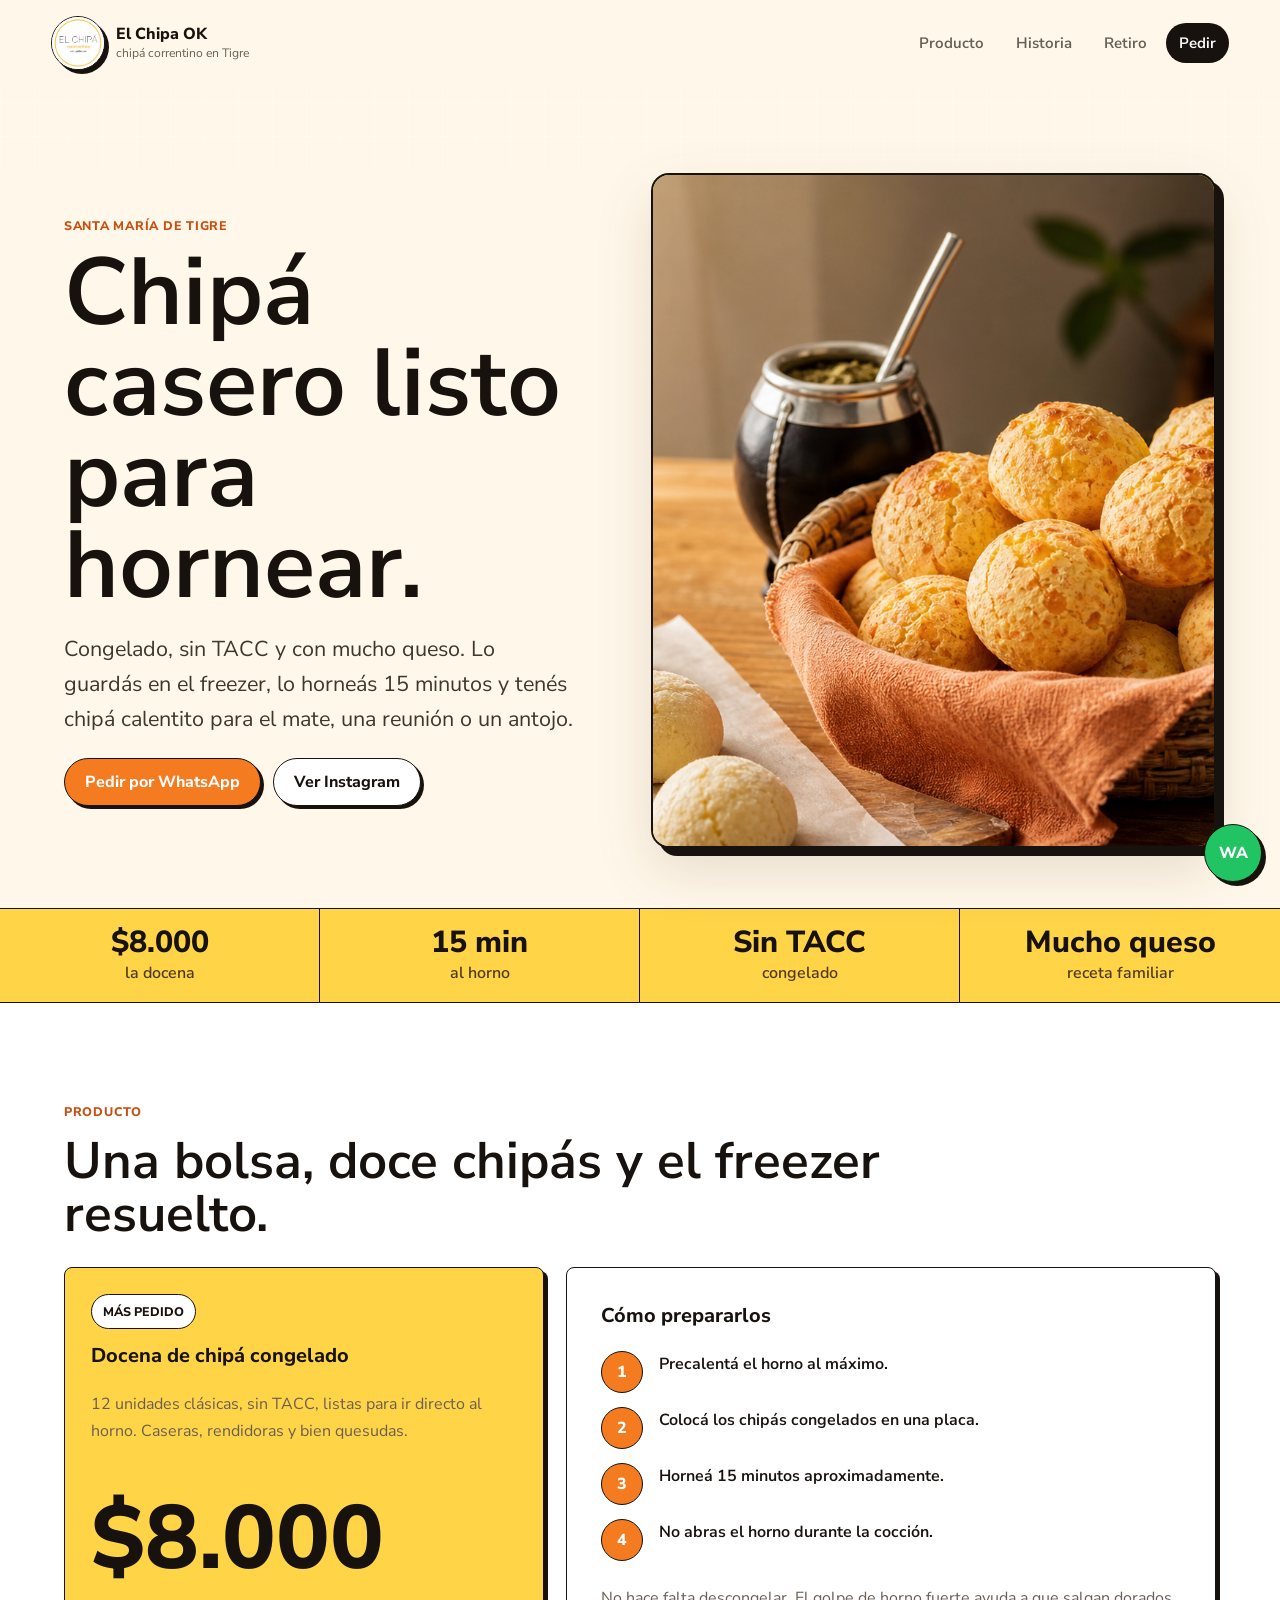
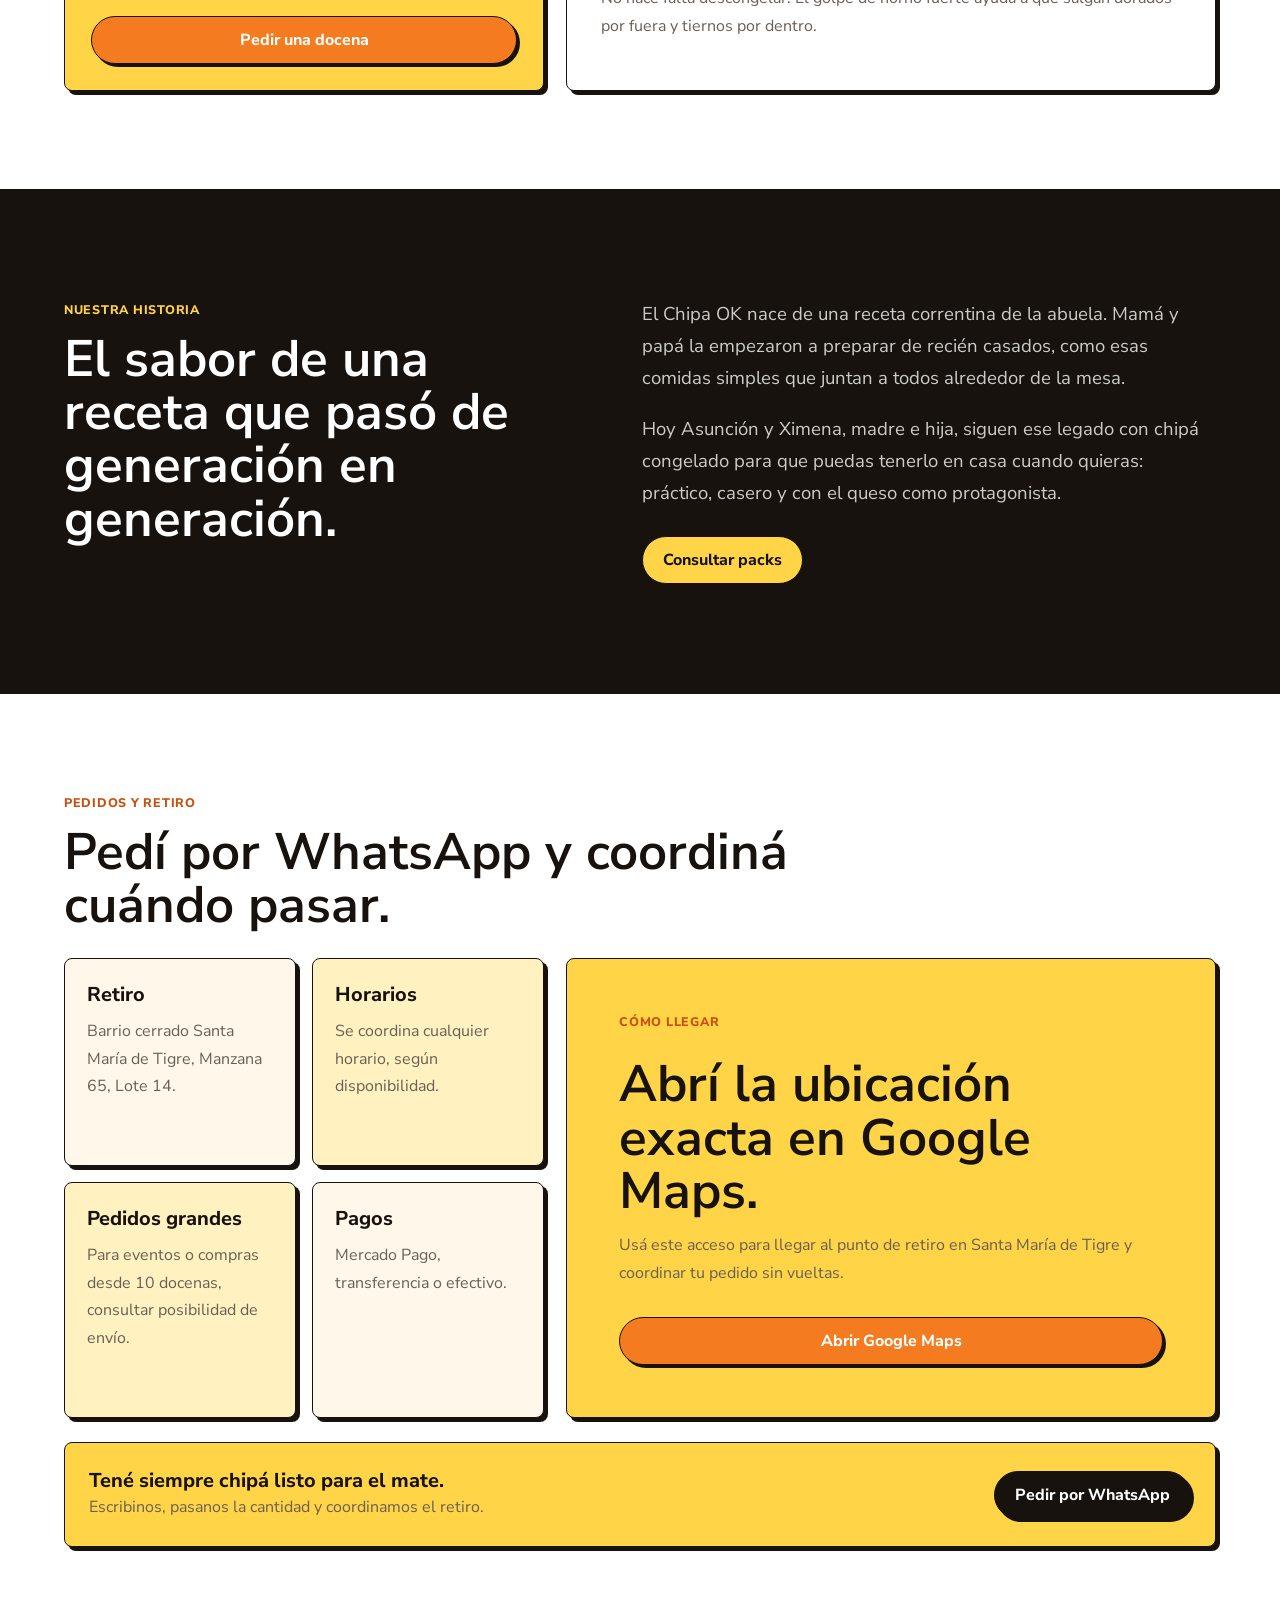
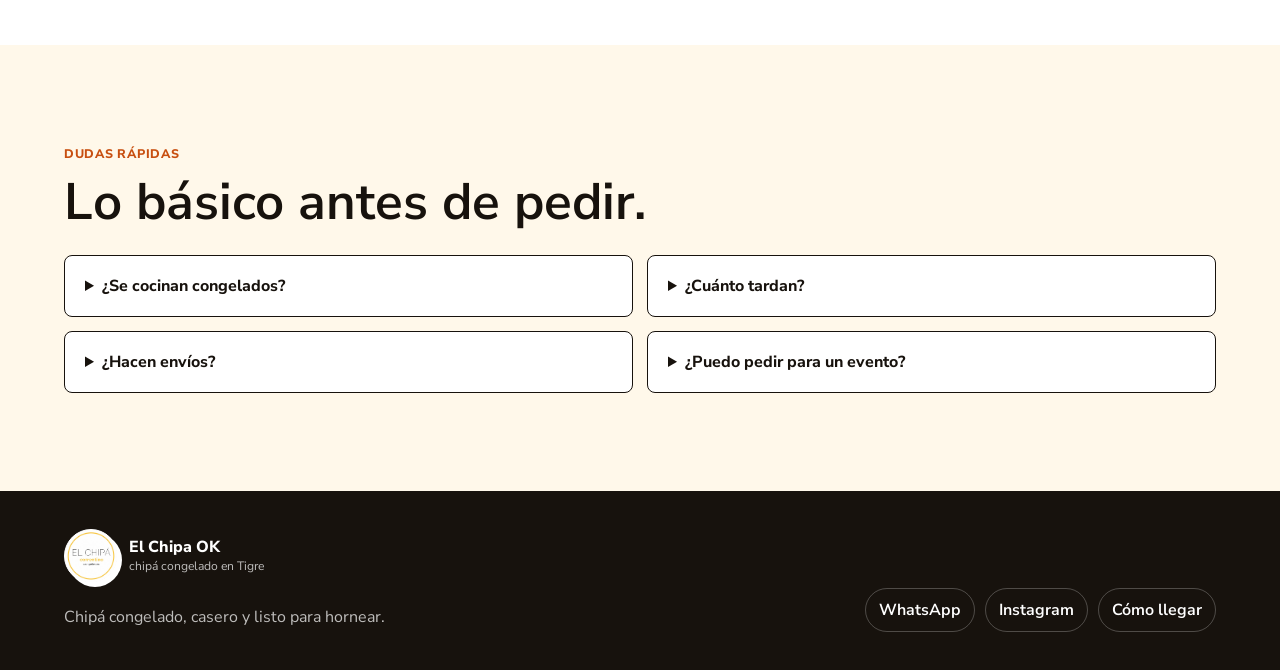
<file: index.html>
﻿<!doctype html>
<html lang="es">
  <head>
    <meta charset="UTF-8" />
    <meta name="viewport" content="width=device-width, initial-scale=1.0" />
    <title>El Chipa OK | Chipá congelado casero en Tigre</title>
    <meta
      name="description"
      content="Chipá congelado sin TACC, casero y con mucho queso. Retiro en Santa María de Tigre. Pedí por WhatsApp."
    />
    <meta name="theme-color" content="#f47b20" />
    <meta property="og:title" content="El Chipa OK" />
    <meta property="og:description" content="Chipá correntino congelado, casero y listo para hornear en Tigre." />
    <meta property="og:type" content="website" />
    <meta property="og:image" content="assets/logo-el-chipa.jpg" />
    <link rel="icon" type="image/png" sizes="192x192" href="assets/favicon.png" />
    <link rel="apple-touch-icon" href="assets/favicon.png" />
    <link rel="preconnect" href="https://fonts.googleapis.com" />
    <link rel="preconnect" href="https://fonts.gstatic.com" crossorigin />
    <link href="https://fonts.googleapis.com/css2?family=Nunito+Sans:wght@400;500;600;700;800&display=swap" rel="stylesheet" />
    <link rel="preload" as="image" href="assets/chipa-hero.png" />
    <link rel="stylesheet" href="styles.css" />
  </head>
  <body>
    <header class="site-header" data-header>
      <a class="brand" href="#inicio" aria-label="Ir al inicio">
        <span class="brand-mark">
          <img src="assets/logo-el-chipa.jpg" alt="" />
        </span>
        <span>
          <strong>El Chipa OK</strong>
          <small>chipá correntino en Tigre</small>
        </span>
      </a>

      <button class="nav-toggle" type="button" aria-expanded="false" aria-controls="site-nav" data-nav-toggle>
        <span></span>
        <span></span>
        <span></span>
      </button>

      <nav class="site-nav" id="site-nav" data-nav>
        <a href="#producto">Producto</a>
        <a href="#historia">Historia</a>
        <a href="#retiro">Retiro</a>
        <a class="nav-cta" href="https://wa.me/5491176493642?text=Hola%20El%20Chipa%20OK%2C%20quiero%20hacer%20un%20pedido" target="_blank" rel="noopener">Pedir</a>
      </nav>
    </header>

    <main>
      <section class="hero" id="inicio">
        <div class="hero-copy">
          <p class="eyebrow">Santa María de Tigre</p>
          <h1>Chipá casero listo para hornear.</h1>
          <p class="hero-lead">
            Congelado, sin TACC y con mucho queso. Lo guardás en el freezer, lo horneás 15 minutos y tenés chipá calentito para el mate, una reunión o un antojo.
          </p>
          <div class="hero-actions">
            <a class="button primary" href="https://wa.me/5491176493642?text=Hola%20El%20Chipa%20OK%2C%20quiero%20pedir%20chip%C3%A1" target="_blank" rel="noopener">Pedir por WhatsApp</a>
            <a class="button secondary" href="https://www.instagram.com/elchipaok/" target="_blank" rel="noopener">Ver Instagram</a>
          </div>
        </div>

        <div class="hero-media" aria-label="Chipá casero horneado">
          <img src="assets/chipa-hero.png" alt="Chipá dorado en una cocina cálida con mate" />
        </div>
      </section>

      <section class="quick-facts" aria-label="Datos principales">
        <article>
          <strong>$8.000</strong>
          <span>la docena</span>
        </article>
        <article>
          <strong>15 min</strong>
          <span>al horno</span>
        </article>
        <article>
          <strong>Sin TACC</strong>
          <span>congelado</span>
        </article>
        <article>
          <strong>Mucho queso</strong>
          <span>receta familiar</span>
        </article>
      </section>

      <section class="section product-section" id="producto">
        <div class="section-heading">
          <p class="eyebrow">Producto</p>
          <h2>Una bolsa, doce chipás y el freezer resuelto.</h2>
        </div>

        <div class="product-grid">
          <article class="product-card">
            <span class="badge">Más pedido</span>
            <h3>Docena de chipá congelado</h3>
            <p>12 unidades clásicas, sin TACC, listas para ir directo al horno. Caseras, rendidoras y bien quesudas.</p>
            <div class="product-price">$8.000</div>
            <a class="button primary full" href="https://wa.me/5491176493642?text=Hola%20El%20Chipa%20OK%2C%20quiero%20pedir%20una%20docena%20de%20chip%C3%A1" target="_blank" rel="noopener">Pedir una docena</a>
          </article>

          <div class="prep-card">
            <h3>Cómo prepararlos</h3>
            <ol>
              <li>Precalentá el horno al máximo.</li>
              <li>Colocá los chipás congelados en una placa.</li>
              <li>Horneá 15 minutos aproximadamente.</li>
              <li>No abras el horno durante la cocción.</li>
            </ol>
            <p>No hace falta descongelar. El golpe de horno fuerte ayuda a que salgan dorados por fuera y tiernos por dentro.</p>
          </div>
        </div>
      </section>

      <section class="story" id="historia">
        <div>
          <p class="eyebrow">Nuestra historia</p>
          <h2>El sabor de una receta que pasó de generación en generación.</h2>
        </div>
        <div class="story-copy">
          <p>
            El Chipa OK nace de una receta correntina de la abuela. Mamá y papá la empezaron a preparar de recién casados, como esas comidas simples que juntan a todos alrededor de la mesa.
          </p>
          <p>
            Hoy Asunción y Ximena, madre e hija, siguen ese legado con chipá congelado para que puedas tenerlo en casa cuando quieras: práctico, casero y con el queso como protagonista.
          </p>
          <a class="button light" href="https://wa.me/5491176493642?text=Hola%20El%20Chipa%20OK%2C%20quiero%20conocer%20los%20packs%20para%20mi%20casa%20o%20evento" target="_blank" rel="noopener">Consultar packs</a>
        </div>
      </section>

      <section class="section pickup" id="retiro">
        <div class="section-heading">
          <p class="eyebrow">Pedidos y retiro</p>
          <h2>Pedí por WhatsApp y coordiná cuándo pasar.</h2>
        </div>

        <div class="pickup-grid">
          <div class="pickup-info">
            <article>
              <h3>Retiro</h3>
              <p>Barrio cerrado Santa María de Tigre, Manzana 65, Lote 14.</p>
            </article>
            <article>
              <h3>Horarios</h3>
              <p>Se coordina cualquier horario, según disponibilidad.</p>
            </article>
            <article>
              <h3>Pedidos grandes</h3>
              <p>Para eventos o compras desde 10 docenas, consultar posibilidad de envío.</p>
            </article>
            <article>
              <h3>Pagos</h3>
              <p>Mercado Pago, transferencia o efectivo.</p>
            </article>
          </div>

          <div class="map-card">
            <div class="map-card-content">
              <p class="eyebrow">Cómo llegar</p>
              <h3>Abrí la ubicación exacta en Google Maps.</h3>
              <p>Usá este acceso para llegar al punto de retiro en Santa María de Tigre y coordinar tu pedido sin vueltas.</p>
              <a class="button primary" href="https://maps.app.goo.gl/PX54T4ikvr9iHThd9" target="_blank" rel="noopener">Abrir Google Maps</a>
            </div>
          </div>
        </div>

        <div class="contact-band">
          <div>
            <h3>Tené siempre chipá listo para el mate.</h3>
            <p>Escribinos, pasanos la cantidad y coordinamos el retiro.</p>
          </div>
          <a class="button dark" href="https://wa.me/5491176493642?text=Hola%20El%20Chipa%20OK%2C%20quiero%20hacer%20un%20pedido" target="_blank" rel="noopener">Pedir por WhatsApp</a>
        </div>
      </section>

      <section class="section faq" id="faq">
        <div class="section-heading compact">
          <p class="eyebrow">Dudas rápidas</p>
          <h2>Lo básico antes de pedir.</h2>
        </div>

        <div class="faq-list">
          <details>
            <summary>¿Se cocinan congelados?</summary>
            <p>Sí, van directo del freezer al horno.</p>
          </details>
          <details>
            <summary>¿Cuánto tardan?</summary>
            <p>15 minutos aproximadamente, con el horno bien precalentado.</p>
          </details>
          <details>
            <summary>¿Hacen envíos?</summary>
            <p>No regularmente. Para pedidos desde 10 docenas, consultar.</p>
          </details>
          <details>
            <summary>¿Puedo pedir para un evento?</summary>
            <p>Sí, conviene pedir con anticipación para coordinar cantidad.</p>
          </details>
        </div>
      </section>
    </main>

    <footer class="footer" id="contacto">
      <div>
        <a class="brand footer-brand" href="#inicio">
          <span class="brand-mark">
            <img src="assets/logo-el-chipa.jpg" alt="" />
          </span>
          <span>
            <strong>El Chipa OK</strong>
            <small>chipá congelado en Tigre</small>
          </span>
        </a>
        <p>Chipá congelado, casero y listo para hornear.</p>
      </div>

      <div class="footer-links">
        <a href="https://wa.me/5491176493642" target="_blank" rel="noopener">WhatsApp</a>
        <a href="https://www.instagram.com/elchipaok/" target="_blank" rel="noopener">Instagram</a>
        <a href="https://maps.app.goo.gl/PX54T4ikvr9iHThd9" target="_blank" rel="noopener">Cómo llegar</a>
      </div>
    </footer>

    <a class="floating-whatsapp" href="https://wa.me/5491176493642?text=Hola%20El%20Chipa%20OK%2C%20quiero%20hacer%20un%20pedido" target="_blank" rel="noopener" aria-label="Pedir por WhatsApp">WA</a>

    <script src="script.js"></script>
  </body>
</html>
</file>
<file: styles.css>
:root {
  --orange: #f47b20;
  --orange-dark: #c84f10;
  --yellow: #ffd447;
  --cream: #fff8ea;
  --paper: #ffffff;
  --ink: #17120d;
  --muted: #695f55;
  --line: rgba(23, 18, 13, 0.13);
  --shadow: 0 22px 58px rgba(92, 45, 7, 0.14);
}

* {
  box-sizing: border-box;
}

html {
  scroll-behavior: smooth;
}

body {
  margin: 0;
  overflow-x: hidden;
  font-family: "Nunito Sans", Avenir, "Segoe UI", ui-sans-serif, system-ui, sans-serif;
  background: var(--cream);
  color: var(--ink);
  font-weight: 400;
}

body::before {
  content: "";
  position: fixed;
  inset: 0;
  z-index: -1;
  pointer-events: none;
  background:
    linear-gradient(90deg, rgba(255, 255, 255, 0.55) 1px, transparent 1px),
    linear-gradient(rgba(255, 255, 255, 0.55) 1px, transparent 1px);
  background-size: 34px 34px;
  mask-image: linear-gradient(to bottom, rgba(0, 0, 0, 0.45), transparent 70%);
}

a {
  color: inherit;
  text-decoration: none;
}

img,
iframe {
  display: block;
  max-width: 100%;
}

.site-header {
  position: sticky;
  top: 0;
  z-index: 20;
  display: flex;
  align-items: center;
  justify-content: space-between;
  gap: 24px;
  padding: 16px clamp(18px, 4vw, 56px);
  background: rgba(255, 248, 234, 0.9);
  border-bottom: 1px solid transparent;
  backdrop-filter: blur(18px);
  transition: border-color 180ms ease, box-shadow 180ms ease;
}

.site-header.is-scrolled {
  border-color: var(--line);
  box-shadow: 0 12px 35px rgba(51, 31, 14, 0.08);
}

.brand {
  display: inline-flex;
  min-width: 0;
  align-items: center;
  gap: 11px;
}

.brand-mark {
  display: grid;
  width: 54px;
  height: 54px;
  place-items: center;
  flex: 0 0 auto;
  border: 1.5px solid var(--ink);
  border-radius: 50%;
  overflow: hidden;
  background: var(--paper);
  box-shadow: 4px 4px 0 var(--ink);
}

.brand-mark img {
  width: 100%;
  height: 100%;
  object-fit: cover;
}

.brand strong,
.brand small {
  display: block;
}

.brand strong {
  font-size: 1rem;
  font-weight: 800;
  line-height: 1;
}

.brand small {
  margin-top: 3px;
  color: var(--muted);
  font-size: 0.76rem;
}

.site-nav {
  display: flex;
  align-items: center;
  gap: 6px;
}

.site-nav a {
  padding: 10px 13px;
  border-radius: 999px;
  color: var(--muted);
  font-size: 0.94rem;
  font-weight: 650;
}

.site-nav a:hover,
.site-nav a:focus-visible {
  background: rgba(244, 123, 32, 0.12);
  color: var(--ink);
}

.site-nav .nav-cta {
  background: var(--ink);
  color: white;
}

.nav-toggle {
  display: none;
  width: 44px;
  height: 44px;
  flex: 0 0 auto;
  border: 1px solid var(--line);
  border-radius: 50%;
  background: var(--paper);
}

.nav-toggle span {
  display: block;
  width: 18px;
  height: 2px;
  margin: 4px auto;
  background: var(--ink);
}

.hero {
  display: grid;
  grid-template-columns: minmax(0, 0.95fr) minmax(320px, 1.05fr);
  align-items: center;
  gap: clamp(28px, 6vw, 76px);
  min-height: calc(100svh - 79px);
  padding: clamp(34px, 7vw, 86px) clamp(18px, 5vw, 72px) clamp(28px, 5vw, 60px);
}

.eyebrow {
  margin: 0 0 12px;
  color: var(--orange-dark);
  font-size: 0.78rem;
  font-weight: 800;
  letter-spacing: 0.06em;
  text-transform: uppercase;
}

h1,
h2,
h3,
p {
  margin-top: 0;
}

h1 {
  max-width: 820px;
  margin-bottom: 20px;
  font-size: clamp(3rem, 7.4vw, 6.9rem);
  font-weight: 650;
  line-height: 0.96;
  letter-spacing: 0;
}

h2 {
  margin-bottom: 18px;
  font-size: clamp(1.9rem, 4vw, 3.65rem);
  font-weight: 650;
  line-height: 1.04;
  letter-spacing: 0;
}

h3 {
  margin-bottom: 10px;
  font-size: 1.25rem;
  font-weight: 750;
}

p,
li {
  color: var(--muted);
  font-size: 1rem;
  line-height: 1.72;
}

.hero-lead {
  max-width: 680px;
  color: #40362e;
  font-size: clamp(1.05rem, 2vw, 1.35rem);
  font-weight: 400;
  line-height: 1.62;
}

.hero-actions,
.contact-band {
  display: flex;
  flex-wrap: wrap;
  align-items: center;
  gap: 12px;
}

.button {
  display: inline-flex;
  min-height: 48px;
  align-items: center;
  justify-content: center;
  padding: 13px 20px;
  border: 1.5px solid var(--ink);
  border-radius: 999px;
  font-weight: 750;
  line-height: 1;
  box-shadow: 3px 3px 0 var(--ink);
  transition: transform 170ms ease, box-shadow 170ms ease;
}

.button:hover,
.button:focus-visible {
  transform: translate(1px, 1px);
  box-shadow: 2px 2px 0 var(--ink);
}

.button.primary {
  background: var(--orange);
  color: white;
}

.button.secondary {
  background: var(--paper);
}

.button.dark {
  background: var(--ink);
  color: white;
}

.button.light {
  background: var(--yellow);
  color: var(--ink);
}

.button.full {
  width: 100%;
}

.hero-media {
  position: relative;
  min-height: 460px;
  align-self: stretch;
  overflow: hidden;
  border: 2px solid var(--ink);
  border-radius: 18px;
  background: var(--yellow);
  box-shadow: 8px 8px 0 var(--ink), var(--shadow);
}

.hero-media img {
  width: 100%;
  height: 100%;
  min-height: 460px;
  object-fit: cover;
}

.quick-facts {
  display: grid;
  grid-template-columns: repeat(4, minmax(0, 1fr));
  border-block: 1.5px solid var(--ink);
  background: var(--yellow);
}

.quick-facts article {
  min-width: 0;
  padding: 18px clamp(14px, 3vw, 26px);
  border-right: 1.5px solid var(--ink);
  text-align: center;
}

.quick-facts article:last-child {
  border-right: 0;
}

.quick-facts strong,
.quick-facts span {
  display: block;
}

.quick-facts strong {
  font-size: clamp(1.2rem, 2.4vw, 1.9rem);
  font-weight: 800;
  line-height: 1;
}

.quick-facts span {
  margin-top: 5px;
  color: #4f3b1d;
  font-weight: 600;
}

.section {
  padding: clamp(54px, 8vw, 98px) clamp(18px, 5vw, 72px);
}

.section-heading {
  max-width: 890px;
  margin-bottom: 26px;
}

.section-heading.compact {
  max-width: 620px;
}

.product-section,
.pickup {
  background: var(--paper);
}

.product-grid,
.pickup-grid {
  display: grid;
  grid-template-columns: minmax(260px, 0.85fr) minmax(0, 1.15fr);
  gap: 22px;
  align-items: stretch;
}

.product-card,
.prep-card,
.pickup-info article,
.map-card,
.faq-list details {
  border: 1.5px solid var(--ink);
  border-radius: 8px;
  background: var(--cream);
  box-shadow: 4px 4px 0 var(--ink);
}

.product-card {
  display: flex;
  min-height: 410px;
  flex-direction: column;
  justify-content: space-between;
  padding: 26px;
  background: var(--yellow);
}

.badge {
  width: fit-content;
  padding: 8px 11px;
  border: 1.5px solid var(--ink);
  border-radius: 999px;
  background: white;
  font-size: 0.78rem;
  font-weight: 800;
  text-transform: uppercase;
}

.product-price {
  margin: 22px 0;
  font-size: clamp(3rem, 7vw, 5.6rem);
  font-weight: 800;
  line-height: 0.96;
}

.prep-card {
  padding: clamp(24px, 4vw, 34px);
  background: var(--paper);
}

.prep-card ol {
  display: grid;
  gap: 12px;
  margin: 22px 0;
  padding: 0;
  list-style: none;
  counter-reset: prep;
}

.prep-card li {
  position: relative;
  min-height: 44px;
  padding-left: 58px;
  color: var(--ink);
  font-weight: 650;
}

.prep-card li::before {
  counter-increment: prep;
  content: counter(prep);
  position: absolute;
  left: 0;
  top: 0;
  display: grid;
  width: 40px;
  height: 40px;
  place-items: center;
  border: 1.5px solid var(--ink);
  border-radius: 50%;
  background: var(--orange);
  color: white;
  font-weight: 800;
}

.story {
  display: grid;
  grid-template-columns: minmax(0, 0.95fr) minmax(0, 1.05fr);
  gap: clamp(26px, 5vw, 58px);
  align-items: start;
  padding: clamp(56px, 9vw, 110px) clamp(18px, 5vw, 72px);
  background: var(--ink);
  color: white;
}

.story .eyebrow {
  color: var(--yellow);
}

.story h2 {
  margin-bottom: 0;
}

.story-copy p {
  color: rgba(255, 255, 255, 0.78);
  font-size: clamp(1rem, 1.6vw, 1.16rem);
}

.story-copy .button {
  margin-top: 8px;
}

.pickup-info {
  display: grid;
  grid-template-columns: repeat(2, minmax(0, 1fr));
  gap: 16px;
}

.pickup-info article {
  padding: 22px;
  background: var(--cream);
}

.pickup-info article:nth-child(2),
.pickup-info article:nth-child(3) {
  background: #fff2c0;
}

.map-card {
  min-height: 100%;
  overflow: hidden;
  background: var(--yellow);
}

.map-card-content {
  display: grid;
  min-height: 450px;
  align-content: center;
  gap: 14px;
  padding: clamp(28px, 5vw, 52px);
}

.map-card-content h3 {
  max-width: 520px;
  margin-bottom: 0;
  font-size: clamp(1.8rem, 4vw, 3.4rem);
  font-weight: 650;
  line-height: 1.04;
}

.map-card-content p:not(.eyebrow) {
  max-width: 520px;
}

.contact-band {
  justify-content: space-between;
  gap: 20px;
  margin-top: 24px;
  padding: 24px;
  border: 1.5px solid var(--ink);
  border-radius: 8px;
  background: var(--yellow);
  box-shadow: 4px 4px 0 var(--ink);
}

.contact-band h3,
.contact-band p {
  margin-bottom: 0;
}

.faq {
  background: var(--cream);
}

.faq-list {
  display: grid;
  grid-template-columns: repeat(2, minmax(0, 1fr));
  gap: 14px;
}

.faq-list details {
  padding: 0;
  background: var(--paper);
  box-shadow: none;
}

.faq-list summary {
  cursor: pointer;
  padding: 19px 20px;
  font-weight: 750;
}

.faq-list p {
  margin: 0;
  padding: 0 20px 20px;
}

.footer {
  display: grid;
  grid-template-columns: minmax(0, 1fr) auto;
  gap: 32px;
  align-items: end;
  padding: 38px clamp(18px, 5vw, 72px);
  background: var(--ink);
  color: white;
}

.footer .brand small,
.footer p {
  color: rgba(255, 255, 255, 0.72);
}

.footer .brand-mark {
  border-color: white;
  background: white;
  box-shadow: 4px 4px 0 white;
}

.footer p {
  max-width: 520px;
  margin: 16px 0 0;
}

.footer-links {
  display: flex;
  flex-wrap: wrap;
  justify-content: flex-end;
  gap: 10px;
}

.footer-links a {
  padding: 10px 13px;
  border: 1px solid rgba(255, 255, 255, 0.24);
  border-radius: 999px;
  color: white;
  font-weight: 650;
}

.floating-whatsapp {
  position: fixed;
  right: 18px;
  bottom: 18px;
  z-index: 30;
  display: grid;
  width: 58px;
  height: 58px;
  place-items: center;
  border: 1.5px solid var(--ink);
  border-radius: 50%;
  background: #20c463;
  color: white;
  font-weight: 800;
  box-shadow: 4px 4px 0 var(--ink);
}

@media (max-width: 980px) {
  .hero,
  .product-grid,
  .story,
  .pickup-grid,
  .footer {
    grid-template-columns: 1fr;
  }

  .hero {
    min-height: auto;
  }

  .hero-media,
  .hero-media img {
    min-height: 380px;
  }

  .quick-facts {
    grid-template-columns: repeat(2, minmax(0, 1fr));
  }

  .quick-facts article:nth-child(2) {
    border-right: 0;
  }

  .quick-facts article:nth-child(-n + 2) {
    border-bottom: 1.5px solid var(--ink);
  }

  .map-card-content {
    min-height: 390px;
  }

  .footer-links {
    justify-content: flex-start;
  }
}

@media (max-width: 760px) {
  .nav-toggle {
    display: block;
  }

  .site-nav {
    position: absolute;
    top: calc(100% + 8px);
    right: 14px;
    left: 14px;
    display: none;
    padding: 10px;
    border: 2px solid var(--ink);
    border-radius: 8px;
    background: var(--paper);
    box-shadow: 4px 4px 0 var(--ink);
  }

  .site-nav.is-open {
    display: grid;
  }

  .site-nav a {
    border-radius: 8px;
  }

  .pickup-info,
  .faq-list {
    grid-template-columns: 1fr;
  }
}

@media (max-width: 560px) {
  .site-header {
    padding: 13px 14px;
  }

  .brand-mark {
    width: 44px;
    height: 44px;
    box-shadow: 4px 4px 0 var(--ink);
  }

  .brand strong {
    font-size: 0.94rem;
  }

  .brand small {
    max-width: 170px;
    overflow: hidden;
    text-overflow: ellipsis;
    white-space: nowrap;
  }

  h1 {
    font-size: clamp(2.75rem, 13vw, 4.2rem);
  }

  h2 {
    font-size: clamp(1.8rem, 9vw, 2.8rem);
  }

  .hero-actions .button,
  .contact-band .button {
    width: 100%;
  }

  .hero-media,
  .hero-media img {
    min-height: 320px;
  }

  .quick-facts {
    grid-template-columns: 1fr;
  }

  .quick-facts article,
  .quick-facts article:nth-child(2) {
    border-right: 0;
  }

  .quick-facts article:not(:last-child) {
    border-bottom: 1.5px solid var(--ink);
  }

  .product-card,
  .prep-card,
  .pickup-info article,
  .map-card,
  .contact-band {
    box-shadow: 3px 3px 0 var(--ink);
  }

  .product-card {
    min-height: 0;
  }

  .product-price {
    font-size: clamp(3rem, 15vw, 4.4rem);
  }

  .map-card-content {
    min-height: 320px;
  }

  .floating-whatsapp {
    width: 52px;
    height: 52px;
  }
}
</file>
